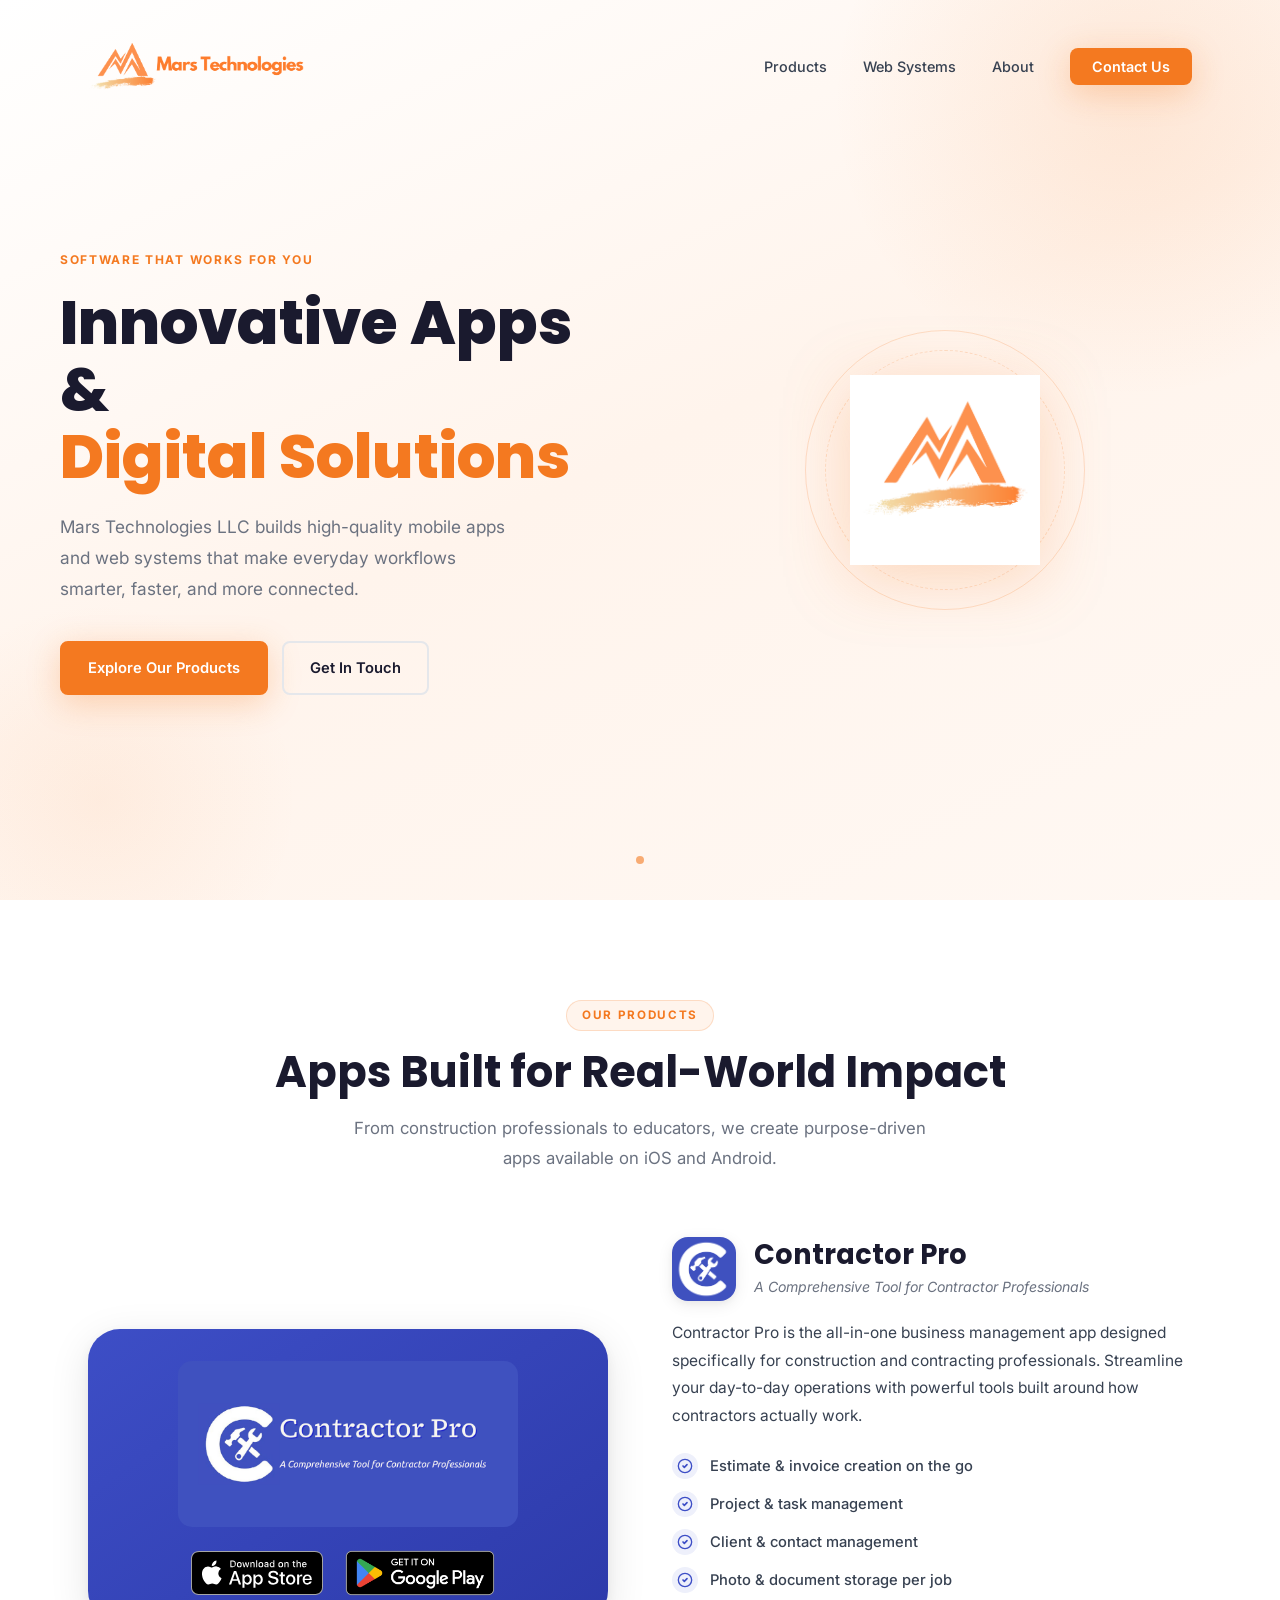
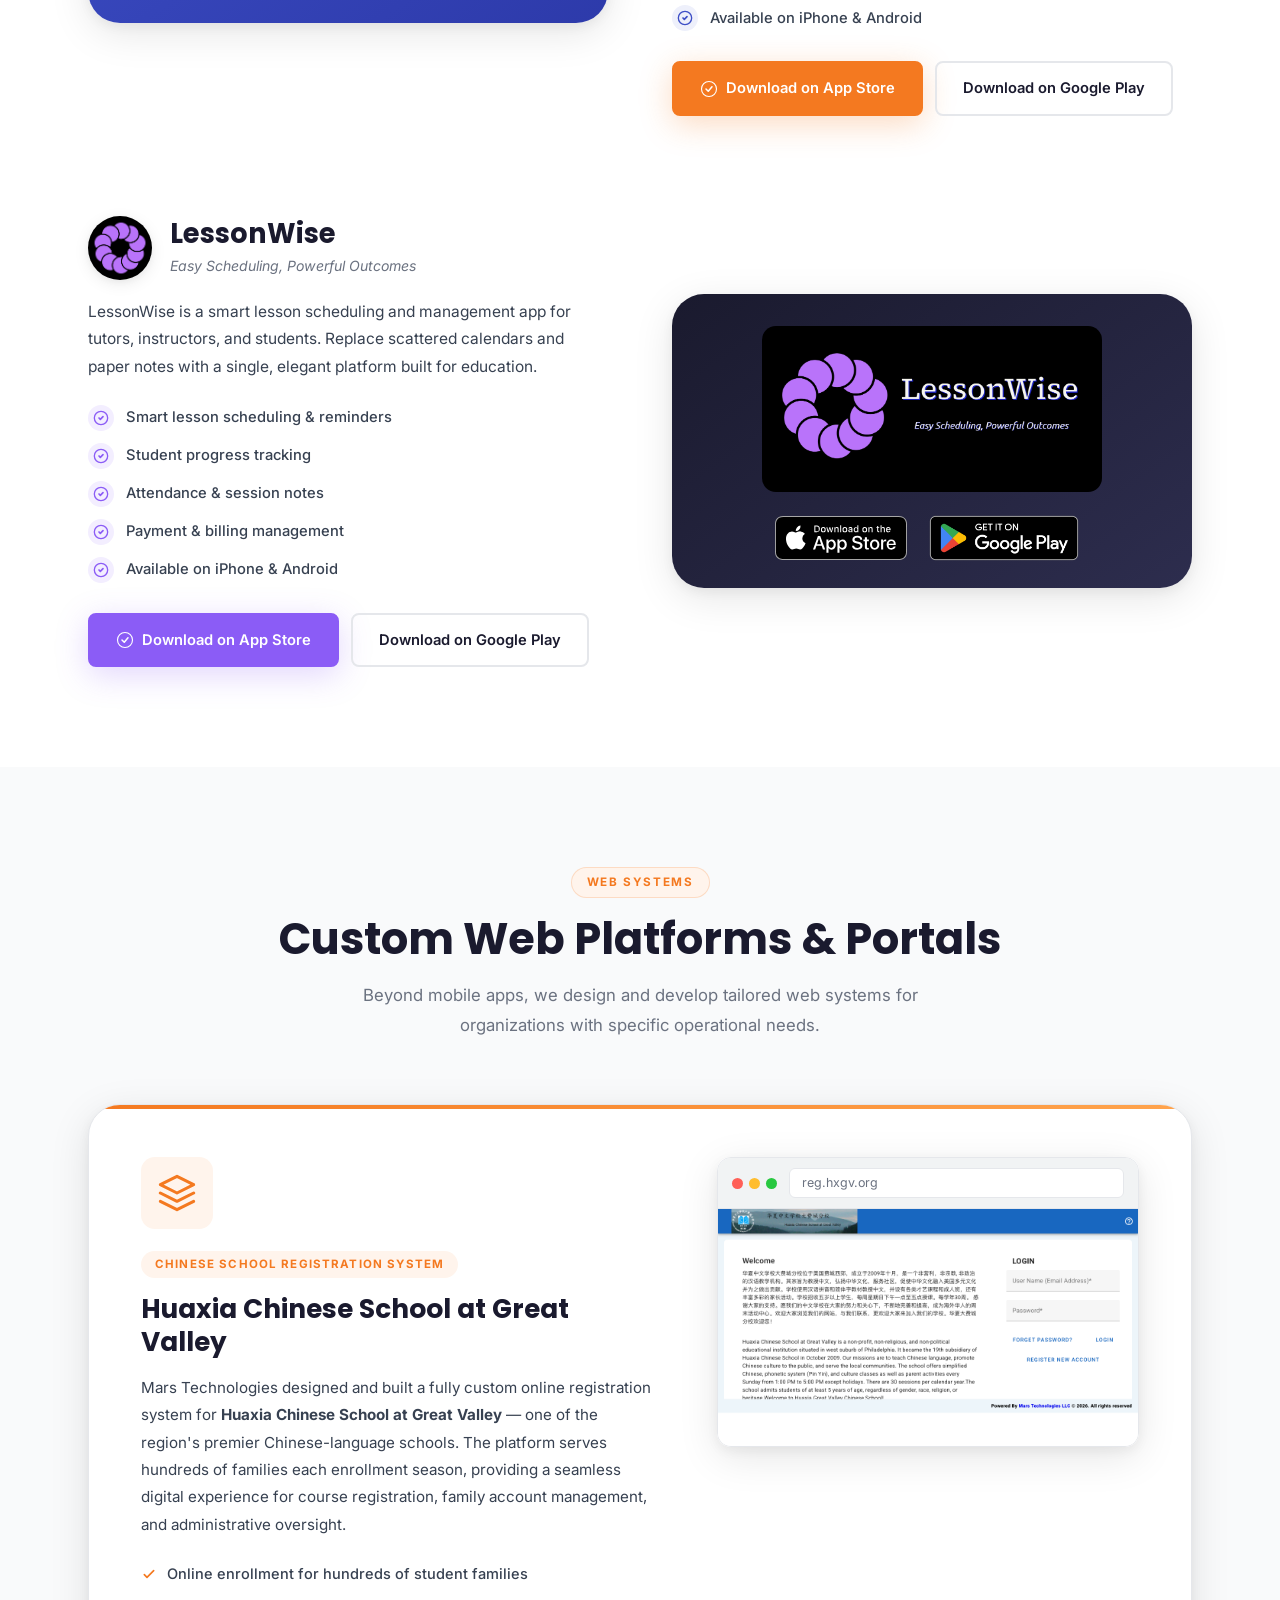
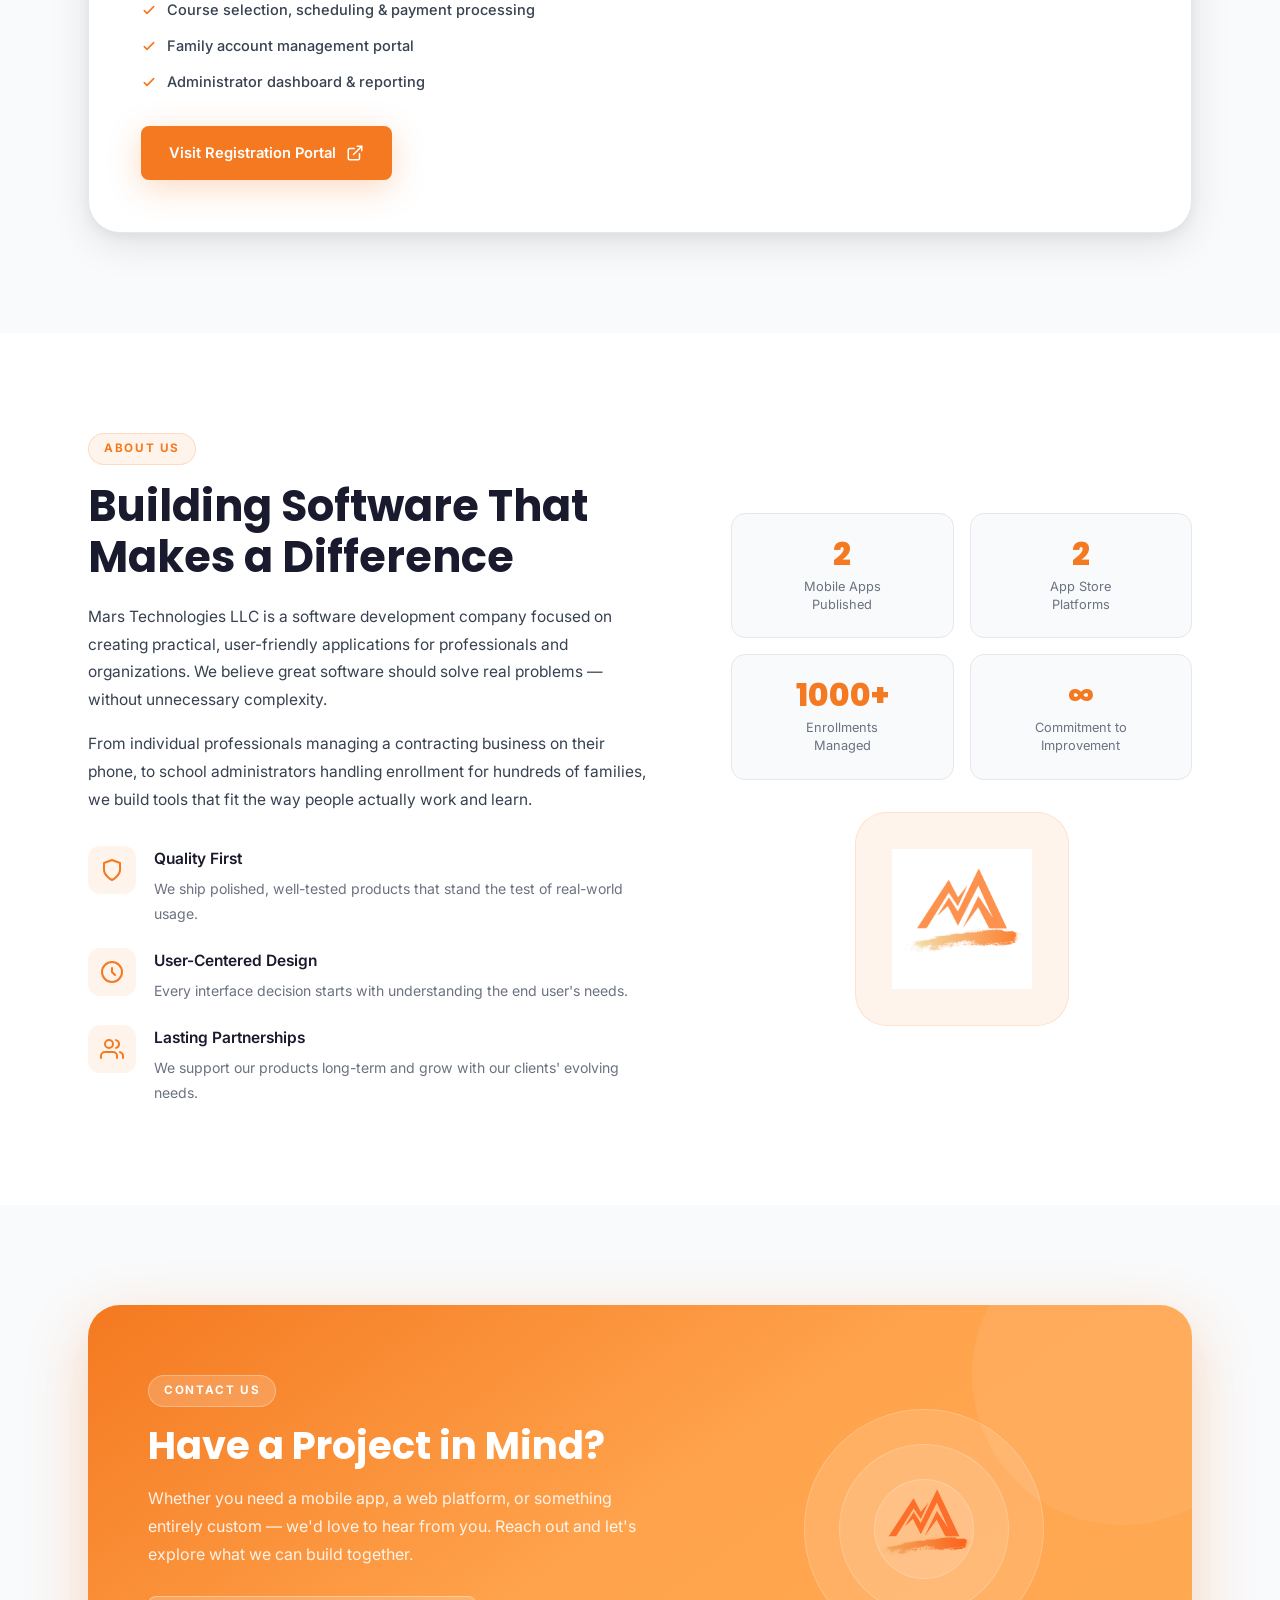
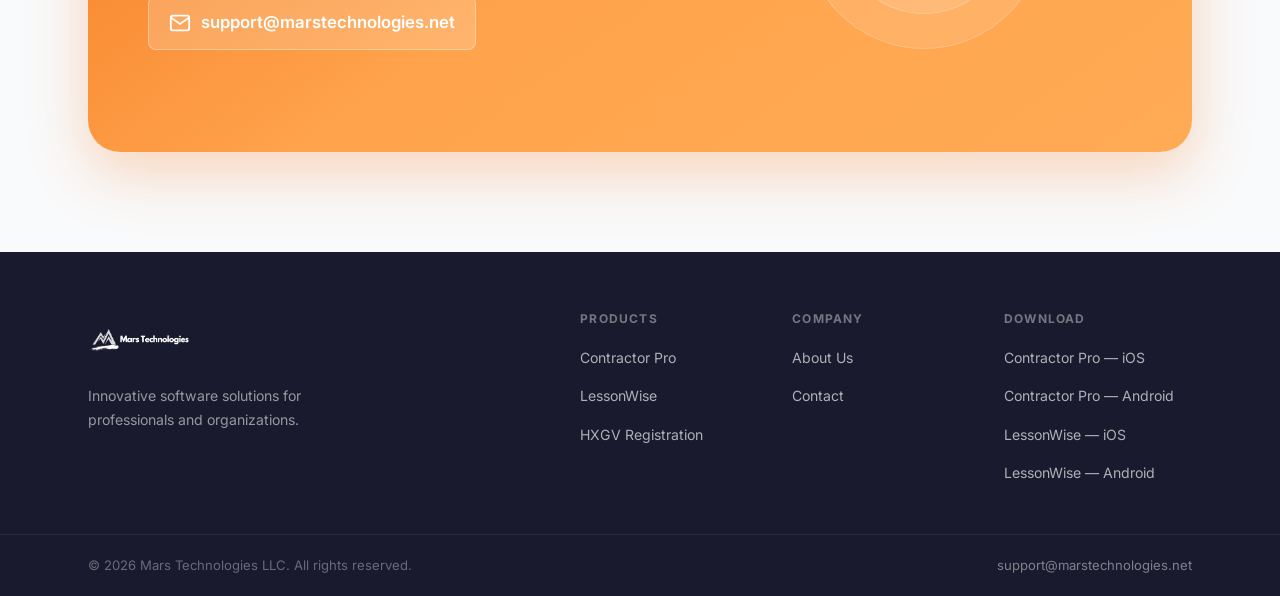
<file: mars-website/index.html>
<!DOCTYPE html>
<html lang="en">
<head>
  <meta charset="UTF-8" />
  <meta name="viewport" content="width=device-width, initial-scale=1.0" />
  <title>Mars Technologies LLC — Innovative Software Solutions</title>
  <meta name="description" content="Mars Technologies LLC builds high-quality mobile apps and web systems that make everyday workflows smarter and more efficient." />
  <meta property="og:title" content="Mars Technologies LLC" />
  <meta property="og:description" content="Innovative software solutions for professionals and educators." />
  <meta property="og:url" content="https://www.marstechnologies.net" />
  <link rel="icon" type="image/png" href="images/logo.png" />
  <link rel="preconnect" href="https://fonts.googleapis.com" />
  <link rel="preconnect" href="https://fonts.gstatic.com" crossorigin />
  <link href="https://fonts.googleapis.com/css2?family=Inter:wght@300;400;500;600;700;800&family=Poppins:wght@400;600;700;800&display=swap" rel="stylesheet" />
  <link rel="stylesheet" href="styles.css" />
</head>
<body>

  <!-- ===== NAV ===== -->
  <header class="header" id="header">
    <nav class="nav">
      <a href="#" class="nav__logo">
        <img src="images/logowithcompanyname.png" alt="Mars Technologies" class="nav__logo-img" />
      </a>
      <ul class="nav__links" id="navLinks">
        <li><a href="#products">Products</a></li>
        <li><a href="#web-systems">Web Systems</a></li>
        <li><a href="#about">About</a></li>
        <li><a href="#contact" class="nav__btn">Contact Us</a></li>
      </ul>
      <button class="nav__burger" id="burger" aria-label="Toggle menu" aria-expanded="false">
        <span></span><span></span><span></span>
      </button>
    </nav>
  </header>

  <!-- ===== HERO ===== -->
  <section class="hero" id="hero">
    <div class="hero__bg-shape hero__bg-shape--1"></div>
    <div class="hero__bg-shape hero__bg-shape--2"></div>
    <div class="hero__container">
      <div class="hero__text">
        <p class="hero__eyebrow">Software That Works For You</p>
        <h1 class="hero__heading">
          Innovative Apps &amp;<br/>
          <span class="hero__heading-accent">Digital Solutions</span>
        </h1>
        <p class="hero__sub">
          Mars Technologies LLC builds high-quality mobile apps and web systems
          that make everyday workflows smarter, faster, and more connected.
        </p>
        <div class="hero__actions">
          <a href="#products" class="btn btn--primary">Explore Our Products</a>
          <a href="#contact" class="btn btn--outline">Get In Touch</a>
        </div>
      </div>
      <div class="hero__visual">
        <div class="hero__logo-wrap">
          <img src="images/logo.png" alt="Mars Technologies Logo" class="hero__logo-img" />
          <div class="hero__logo-ring hero__logo-ring--1"></div>
          <div class="hero__logo-ring hero__logo-ring--2"></div>
        </div>
      </div>
    </div>
    <div class="hero__scroll-indicator">
      <div class="hero__scroll-dot"></div>
    </div>
  </section>

  <!-- ===== PRODUCTS ===== -->
  <section class="products" id="products">
    <div class="container">
      <div class="section-header">
        <span class="section-eyebrow">Our Products</span>
        <h2 class="section-title">Apps Built for Real-World Impact</h2>
        <p class="section-desc">From construction professionals to educators, we create purpose-driven apps available on iOS and Android.</p>
      </div>

      <!-- Contractor Pro -->
      <div class="product-block" id="contractor-pro">
        <div class="product-block__media">
          <div class="product-block__app-card product-block__app-card--blue">
            <img src="images/contractorproappdetail.png" alt="Contractor Pro App" class="product-block__detail-img" />
            <div class="product-block__store-badges">
              <a href="https://apps.apple.com/us/app/contractor-pro-app/id1626851345" target="_blank" rel="noopener" class="store-badge" aria-label="Download on the App Store">
                <img src="images/badge-appstore.svg" alt="Download on the App Store" />
              </a>
              <a href="https://play.google.com/store/apps/details?id=com.contractorpro.app&pcampaignid=web_share" target="_blank" rel="noopener" class="store-badge" aria-label="Get it on Google Play">
                <img src="images/badge-googleplay.png" alt="Get it on Google Play" />
              </a>
            </div>
          </div>
        </div>
        <div class="product-block__content">
          <div class="product-block__logo-row">
            <img src="images/contractorproapplogo.png" alt="Contractor Pro Logo" class="product-block__logo" />
            <div>
              <h3 class="product-block__name">Contractor Pro</h3>
              <p class="product-block__tagline">A Comprehensive Tool for Contractor Professionals</p>
            </div>
          </div>
          <p class="product-block__desc">
            Contractor Pro is the all-in-one business management app designed specifically for construction and contracting professionals. Streamline your day-to-day operations with powerful tools built around how contractors actually work.
          </p>
          <ul class="product-block__features">
            <li>
              <span class="feature-icon feature-icon--blue">
                <svg width="16" height="16" fill="none" viewBox="0 0 24 24"><path d="M9 12l2 2 4-4" stroke="currentColor" stroke-width="2.5" stroke-linecap="round" stroke-linejoin="round"/><circle cx="12" cy="12" r="10" stroke="currentColor" stroke-width="2"/></svg>
              </span>
              Estimate &amp; invoice creation on the go
            </li>
            <li>
              <span class="feature-icon feature-icon--blue">
                <svg width="16" height="16" fill="none" viewBox="0 0 24 24"><path d="M9 12l2 2 4-4" stroke="currentColor" stroke-width="2.5" stroke-linecap="round" stroke-linejoin="round"/><circle cx="12" cy="12" r="10" stroke="currentColor" stroke-width="2"/></svg>
              </span>
              Project &amp; task management
            </li>
            <li>
              <span class="feature-icon feature-icon--blue">
                <svg width="16" height="16" fill="none" viewBox="0 0 24 24"><path d="M9 12l2 2 4-4" stroke="currentColor" stroke-width="2.5" stroke-linecap="round" stroke-linejoin="round"/><circle cx="12" cy="12" r="10" stroke="currentColor" stroke-width="2"/></svg>
              </span>
              Client &amp; contact management
            </li>
            <li>
              <span class="feature-icon feature-icon--blue">
                <svg width="16" height="16" fill="none" viewBox="0 0 24 24"><path d="M9 12l2 2 4-4" stroke="currentColor" stroke-width="2.5" stroke-linecap="round" stroke-linejoin="round"/><circle cx="12" cy="12" r="10" stroke="currentColor" stroke-width="2"/></svg>
              </span>
              Photo &amp; document storage per job
            </li>
            <li>
              <span class="feature-icon feature-icon--blue">
                <svg width="16" height="16" fill="none" viewBox="0 0 24 24"><path d="M9 12l2 2 4-4" stroke="currentColor" stroke-width="2.5" stroke-linecap="round" stroke-linejoin="round"/><circle cx="12" cy="12" r="10" stroke="currentColor" stroke-width="2"/></svg>
              </span>
              Available on iPhone &amp; Android
            </li>
          </ul>
          <div class="product-block__cta">
            <a href="https://apps.apple.com/us/app/contractor-pro-app/id1626851345" target="_blank" rel="noopener" class="btn btn--primary">
              <svg width="18" height="18" fill="none" viewBox="0 0 24 24"><path d="M12 2a10 10 0 0 1 0 20A10 10 0 0 1 12 2z" stroke="currentColor" stroke-width="1.5"/><path d="M8 12l3 3 5-6" stroke="currentColor" stroke-width="2" stroke-linecap="round" stroke-linejoin="round"/></svg>
              Download on App Store
            </a>
            <a href="https://play.google.com/store/apps/details?id=com.contractorpro.app&pcampaignid=web_share" target="_blank" rel="noopener" class="btn btn--outline">
              Download on Google Play
            </a>
          </div>
        </div>
      </div>

      <!-- LessonWise -->
      <div class="product-block product-block--reverse" id="lessonwise">
        <div class="product-block__media">
          <div class="product-block__app-card product-block__app-card--purple">
            <img src="images/lessonwiseappdetail.png" alt="LessonWise App" class="product-block__detail-img" />
            <div class="product-block__store-badges">
              <a href="https://apps.apple.com/us/app/lessonwise/id6464081065" target="_blank" rel="noopener" class="store-badge" aria-label="Download on the App Store">
                <img src="images/badge-appstore.svg" alt="Download on the App Store" />
              </a>
              <a href="https://play.google.com/store/apps/details?id=com.lessonwise.api&pcampaignid=web_share" target="_blank" rel="noopener" class="store-badge" aria-label="Get it on Google Play">
                <img src="images/badge-googleplay.png" alt="Get it on Google Play" />
              </a>
            </div>
          </div>
        </div>
        <div class="product-block__content">
          <div class="product-block__logo-row">
            <img src="images/lessonwiseapplogo.png" alt="LessonWise Logo" class="product-block__logo product-block__logo--rounded" />
            <div>
              <h3 class="product-block__name">LessonWise</h3>
              <p class="product-block__tagline">Easy Scheduling, Powerful Outcomes</p>
            </div>
          </div>
          <p class="product-block__desc">
            LessonWise is a smart lesson scheduling and management app for tutors, instructors, and students. Replace scattered calendars and paper notes with a single, elegant platform built for education.
          </p>
          <ul class="product-block__features">
            <li>
              <span class="feature-icon feature-icon--purple">
                <svg width="16" height="16" fill="none" viewBox="0 0 24 24"><path d="M9 12l2 2 4-4" stroke="currentColor" stroke-width="2.5" stroke-linecap="round" stroke-linejoin="round"/><circle cx="12" cy="12" r="10" stroke="currentColor" stroke-width="2"/></svg>
              </span>
              Smart lesson scheduling &amp; reminders
            </li>
            <li>
              <span class="feature-icon feature-icon--purple">
                <svg width="16" height="16" fill="none" viewBox="0 0 24 24"><path d="M9 12l2 2 4-4" stroke="currentColor" stroke-width="2.5" stroke-linecap="round" stroke-linejoin="round"/><circle cx="12" cy="12" r="10" stroke="currentColor" stroke-width="2"/></svg>
              </span>
              Student progress tracking
            </li>
            <li>
              <span class="feature-icon feature-icon--purple">
                <svg width="16" height="16" fill="none" viewBox="0 0 24 24"><path d="M9 12l2 2 4-4" stroke="currentColor" stroke-width="2.5" stroke-linecap="round" stroke-linejoin="round"/><circle cx="12" cy="12" r="10" stroke="currentColor" stroke-width="2"/></svg>
              </span>
              Attendance &amp; session notes
            </li>
            <li>
              <span class="feature-icon feature-icon--purple">
                <svg width="16" height="16" fill="none" viewBox="0 0 24 24"><path d="M9 12l2 2 4-4" stroke="currentColor" stroke-width="2.5" stroke-linecap="round" stroke-linejoin="round"/><circle cx="12" cy="12" r="10" stroke="currentColor" stroke-width="2"/></svg>
              </span>
              Payment &amp; billing management
            </li>
            <li>
              <span class="feature-icon feature-icon--purple">
                <svg width="16" height="16" fill="none" viewBox="0 0 24 24"><path d="M9 12l2 2 4-4" stroke="currentColor" stroke-width="2.5" stroke-linecap="round" stroke-linejoin="round"/><circle cx="12" cy="12" r="10" stroke="currentColor" stroke-width="2"/></svg>
              </span>
              Available on iPhone &amp; Android
            </li>
          </ul>
          <div class="product-block__cta">
            <a href="https://apps.apple.com/us/app/lessonwise/id6464081065" target="_blank" rel="noopener" class="btn btn--purple">
              <svg width="18" height="18" fill="none" viewBox="0 0 24 24"><path d="M12 2a10 10 0 0 1 0 20A10 10 0 0 1 12 2z" stroke="currentColor" stroke-width="1.5"/><path d="M8 12l3 3 5-6" stroke="currentColor" stroke-width="2" stroke-linecap="round" stroke-linejoin="round"/></svg>
              Download on App Store
            </a>
            <a href="https://play.google.com/store/apps/details?id=com.lessonwise.api&pcampaignid=web_share" target="_blank" rel="noopener" class="btn btn--outline">
              Download on Google Play
            </a>
          </div>
        </div>
      </div>
    </div>
  </section>

  <!-- ===== WEB SYSTEMS ===== -->
  <section class="websystems" id="web-systems">
    <div class="container">
      <div class="section-header">
        <span class="section-eyebrow">Web Systems</span>
        <h2 class="section-title">Custom Web Platforms &amp; Portals</h2>
        <p class="section-desc">Beyond mobile apps, we design and develop tailored web systems for organizations with specific operational needs.</p>
      </div>
      <div class="websystems__card">
        <div class="websystems__card-content">
          <div class="websystems__card-icon">
            <svg width="40" height="40" fill="none" viewBox="0 0 24 24">
              <path d="M12 2L2 7l10 5 10-5-10-5z" stroke="currentColor" stroke-width="1.8" stroke-linecap="round" stroke-linejoin="round"/>
              <path d="M2 17l10 5 10-5" stroke="currentColor" stroke-width="1.8" stroke-linecap="round" stroke-linejoin="round"/>
              <path d="M2 12l10 5 10-5" stroke="currentColor" stroke-width="1.8" stroke-linecap="round" stroke-linejoin="round"/>
            </svg>
          </div>
          <div class="websystems__card-badge">Chinese School Registration System</div>
          <h3>Huaxia Chinese School at Great Valley</h3>
          <p>
            Mars Technologies designed and built a fully custom online registration system for
            <strong>Huaxia Chinese School at Great Valley</strong> — one of the region's premier Chinese-language schools.
            The platform serves hundreds of families each enrollment season, providing a seamless digital experience for
            course registration, family account management, and administrative oversight.
          </p>
          <ul class="websystems__features">
            <li>
              <svg width="16" height="16" fill="none" viewBox="0 0 24 24"><path d="M5 13l4 4L19 7" stroke="#f47920" stroke-width="2.5" stroke-linecap="round" stroke-linejoin="round"/></svg>
              Online enrollment for hundreds of student families
            </li>
            <li>
              <svg width="16" height="16" fill="none" viewBox="0 0 24 24"><path d="M5 13l4 4L19 7" stroke="#f47920" stroke-width="2.5" stroke-linecap="round" stroke-linejoin="round"/></svg>
              Course selection, scheduling &amp; payment processing
            </li>
            <li>
              <svg width="16" height="16" fill="none" viewBox="0 0 24 24"><path d="M5 13l4 4L19 7" stroke="#f47920" stroke-width="2.5" stroke-linecap="round" stroke-linejoin="round"/></svg>
              Family account management portal
            </li>
            <li>
              <svg width="16" height="16" fill="none" viewBox="0 0 24 24"><path d="M5 13l4 4L19 7" stroke="#f47920" stroke-width="2.5" stroke-linecap="round" stroke-linejoin="round"/></svg>
              Administrator dashboard &amp; reporting
            </li>
          </ul>
          <a href="https://reg.hxgv.org" target="_blank" rel="noopener" class="btn btn--primary websystems__cta">
            Visit Registration Portal
            <svg width="18" height="18" fill="none" viewBox="0 0 24 24"><path d="M18 13v6a2 2 0 0 1-2 2H5a2 2 0 0 1-2-2V8a2 2 0 0 1 2-2h6" stroke="currentColor" stroke-width="2" stroke-linecap="round"/><polyline points="15 3 21 3 21 9" stroke="currentColor" stroke-width="2" stroke-linecap="round" stroke-linejoin="round"/><line x1="10" y1="14" x2="21" y2="3" stroke="currentColor" stroke-width="2" stroke-linecap="round"/></svg>
          </a>
        </div>
        <div class="websystems__card-visual">
          <div class="websystems__browser">
            <div class="websystems__browser-bar">
              <div class="websystems__browser-dots">
                <span></span><span></span><span></span>
              </div>
              <div class="websystems__browser-url">reg.hxgv.org</div>
            </div>
            <div class="websystems__browser-body">
              <img src="images/hxgv-screenshot.png" alt="Huaxia Chinese School at Great Valley Registration Portal" class="websystems__screenshot" />
            </div>
          </div>
        </div>
      </div>
    </div>
  </section>

  <!-- ===== ABOUT ===== -->
  <section class="about" id="about">
    <div class="container about__container">
      <div class="about__content">
        <span class="section-eyebrow">About Us</span>
        <h2 class="section-title">Building Software That<br/>Makes a Difference</h2>
        <p>
          Mars Technologies LLC is a software development company focused on creating practical,
          user-friendly applications for professionals and organizations. We believe great software
          should solve real problems — without unnecessary complexity.
        </p>
        <p>
          From individual professionals managing a contracting business on their phone, to school
          administrators handling enrollment for hundreds of families, we build tools that fit the way
          people actually work and learn.
        </p>
        <div class="about__pillars">
          <div class="about__pillar">
            <div class="about__pillar-icon">
              <svg width="24" height="24" fill="none" viewBox="0 0 24 24"><path d="M12 22s8-4 8-10V5l-8-3-8 3v7c0 6 8 10 8 10z" stroke="#f47920" stroke-width="2" stroke-linecap="round" stroke-linejoin="round"/></svg>
            </div>
            <div>
              <strong>Quality First</strong>
              <p>We ship polished, well-tested products that stand the test of real-world usage.</p>
            </div>
          </div>
          <div class="about__pillar">
            <div class="about__pillar-icon">
              <svg width="24" height="24" fill="none" viewBox="0 0 24 24"><circle cx="12" cy="12" r="10" stroke="#f47920" stroke-width="2"/><path d="M12 8v4l3 3" stroke="#f47920" stroke-width="2" stroke-linecap="round"/></svg>
            </div>
            <div>
              <strong>User-Centered Design</strong>
              <p>Every interface decision starts with understanding the end user's needs.</p>
            </div>
          </div>
          <div class="about__pillar">
            <div class="about__pillar-icon">
              <svg width="24" height="24" fill="none" viewBox="0 0 24 24"><path d="M17 21v-2a4 4 0 0 0-4-4H5a4 4 0 0 0-4 4v2" stroke="#f47920" stroke-width="2" stroke-linecap="round"/><circle cx="9" cy="7" r="4" stroke="#f47920" stroke-width="2"/><path d="M23 21v-2a4 4 0 0 0-3-3.87" stroke="#f47920" stroke-width="2" stroke-linecap="round"/><path d="M16 3.13a4 4 0 0 1 0 7.75" stroke="#f47920" stroke-width="2" stroke-linecap="round"/></svg>
            </div>
            <div>
              <strong>Lasting Partnerships</strong>
              <p>We support our products long-term and grow with our clients' evolving needs.</p>
            </div>
          </div>
        </div>
      </div>
      <div class="about__stats-wrap">
        <div class="about__stats">
          <div class="about__stat">
            <span class="about__stat-num">2</span>
            <p>Mobile Apps<br/>Published</p>
          </div>
          <div class="about__stat">
            <span class="about__stat-num">2</span>
            <p>App Store<br/>Platforms</p>
          </div>
          <div class="about__stat">
            <span class="about__stat-num">1000+</span>
            <p>Enrollments<br/>Managed</p>
          </div>
          <div class="about__stat">
            <span class="about__stat-num">∞</span>
            <p>Commitment to<br/>Improvement</p>
          </div>
        </div>
        <div class="about__img-wrap">
          <img src="images/logo.png" alt="Mars Technologies" class="about__logo-large" />
        </div>
      </div>
    </div>
  </section>

  <!-- ===== CONTACT ===== -->
  <section class="contact" id="contact">
    <div class="container">
      <div class="contact__card">
        <div class="contact__info">
          <span class="section-eyebrow section-eyebrow--light">Contact Us</span>
          <h2 class="contact__title">Have a Project in Mind?</h2>
          <p>Whether you need a mobile app, a web platform, or something entirely custom — we'd love to hear from you. Reach out and let's explore what we can build together.</p>
          <a href="mailto:support@marstechnologies.net" class="contact__email">
            <svg width="22" height="22" fill="none" viewBox="0 0 24 24"><path d="M4 4h16c1.1 0 2 .9 2 2v12c0 1.1-.9 2-2 2H4c-1.1 0-2-.9-2-2V6c0-1.1.9-2 2-2z" stroke="currentColor" stroke-width="2"/><polyline points="22,6 12,13 2,6" stroke="currentColor" stroke-width="2"/></svg>
            support@marstechnologies.net
          </a>
        </div>
        <div class="contact__decoration">
          <div class="contact__deco-circle contact__deco-circle--1"></div>
          <div class="contact__deco-circle contact__deco-circle--2"></div>
          <div class="contact__deco-circle contact__deco-circle--3"></div>
          <img src="images/logo.png" alt="" class="contact__deco-logo" aria-hidden="true" />
        </div>
      </div>
    </div>
  </section>

  <!-- ===== FOOTER ===== -->
  <footer class="footer">
    <div class="container footer__container">
      <div class="footer__brand">
        <img src="images/logowithcompanyname.png" alt="Mars Technologies" class="footer__logo" />
        <p>Innovative software solutions for professionals and organizations.</p>
      </div>
      <div class="footer__links">
        <div class="footer__col">
          <h4>Products</h4>
          <ul>
            <li><a href="#contractor-pro">Contractor Pro</a></li>
            <li><a href="#lessonwise">LessonWise</a></li>
            <li><a href="https://reg.hxgv.org" target="_blank" rel="noopener">HXGV Registration</a></li>
          </ul>
        </div>
        <div class="footer__col">
          <h4>Company</h4>
          <ul>
            <li><a href="#about">About Us</a></li>
            <li><a href="#contact">Contact</a></li>
          </ul>
        </div>
        <div class="footer__col">
          <h4>Download</h4>
          <ul>
            <li><a href="https://apps.apple.com/us/app/contractor-pro-app/id1626851345" target="_blank" rel="noopener">Contractor Pro — iOS</a></li>
            <li><a href="https://play.google.com/store/apps/details?id=com.contractorpro.app&pcampaignid=web_share" target="_blank" rel="noopener">Contractor Pro — Android</a></li>
            <li><a href="https://apps.apple.com/us/app/lessonwise/id6464081065" target="_blank" rel="noopener">LessonWise — iOS</a></li>
            <li><a href="https://play.google.com/store/apps/details?id=com.lessonwise.api&pcampaignid=web_share" target="_blank" rel="noopener">LessonWise — Android</a></li>
          </ul>
        </div>
      </div>
    </div>
    <div class="footer__bottom">
      <div class="container footer__bottom-inner">
        <p>&copy; <span id="year"></span> Mars Technologies LLC. All rights reserved.</p>
        <a href="mailto:support@marstechnologies.net" class="footer__email">support@marstechnologies.net</a>
      </div>
    </div>
  </footer>

  <script src="script.js"></script>
</body>
</html>
</file>
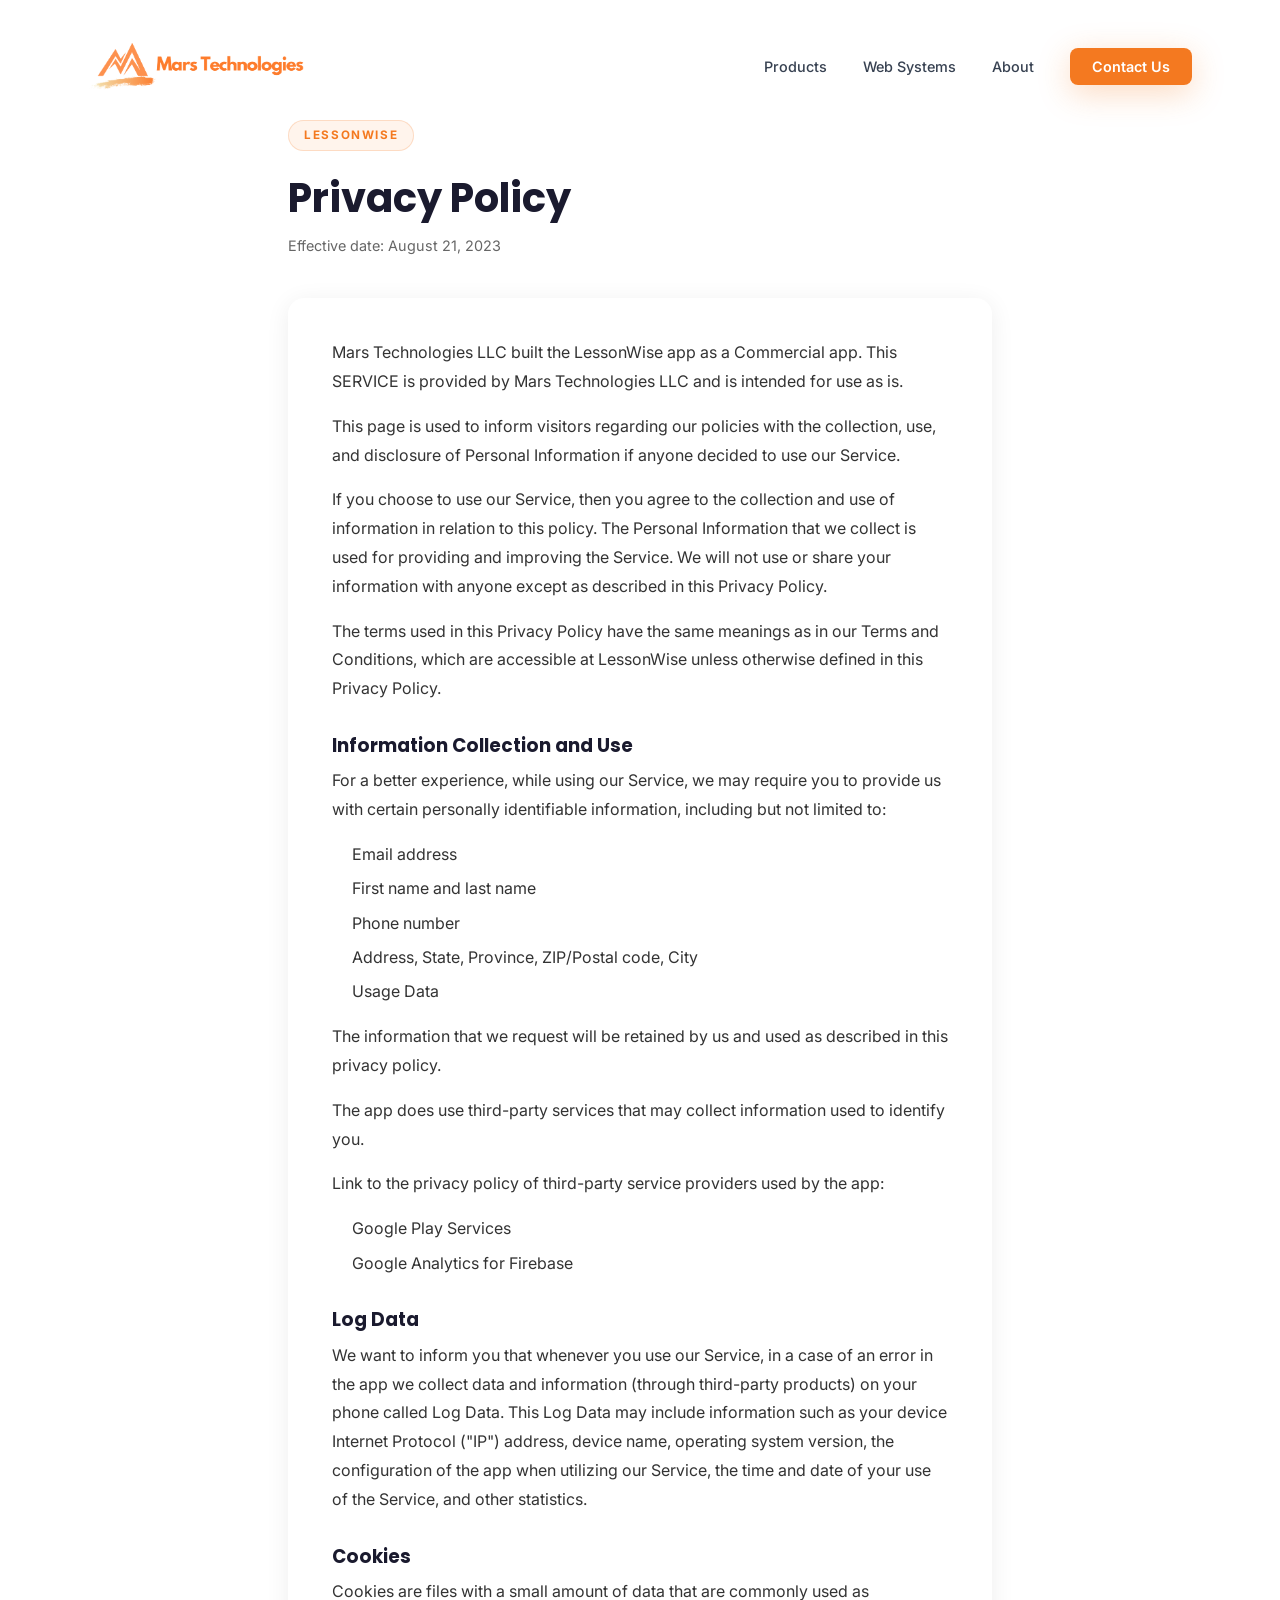
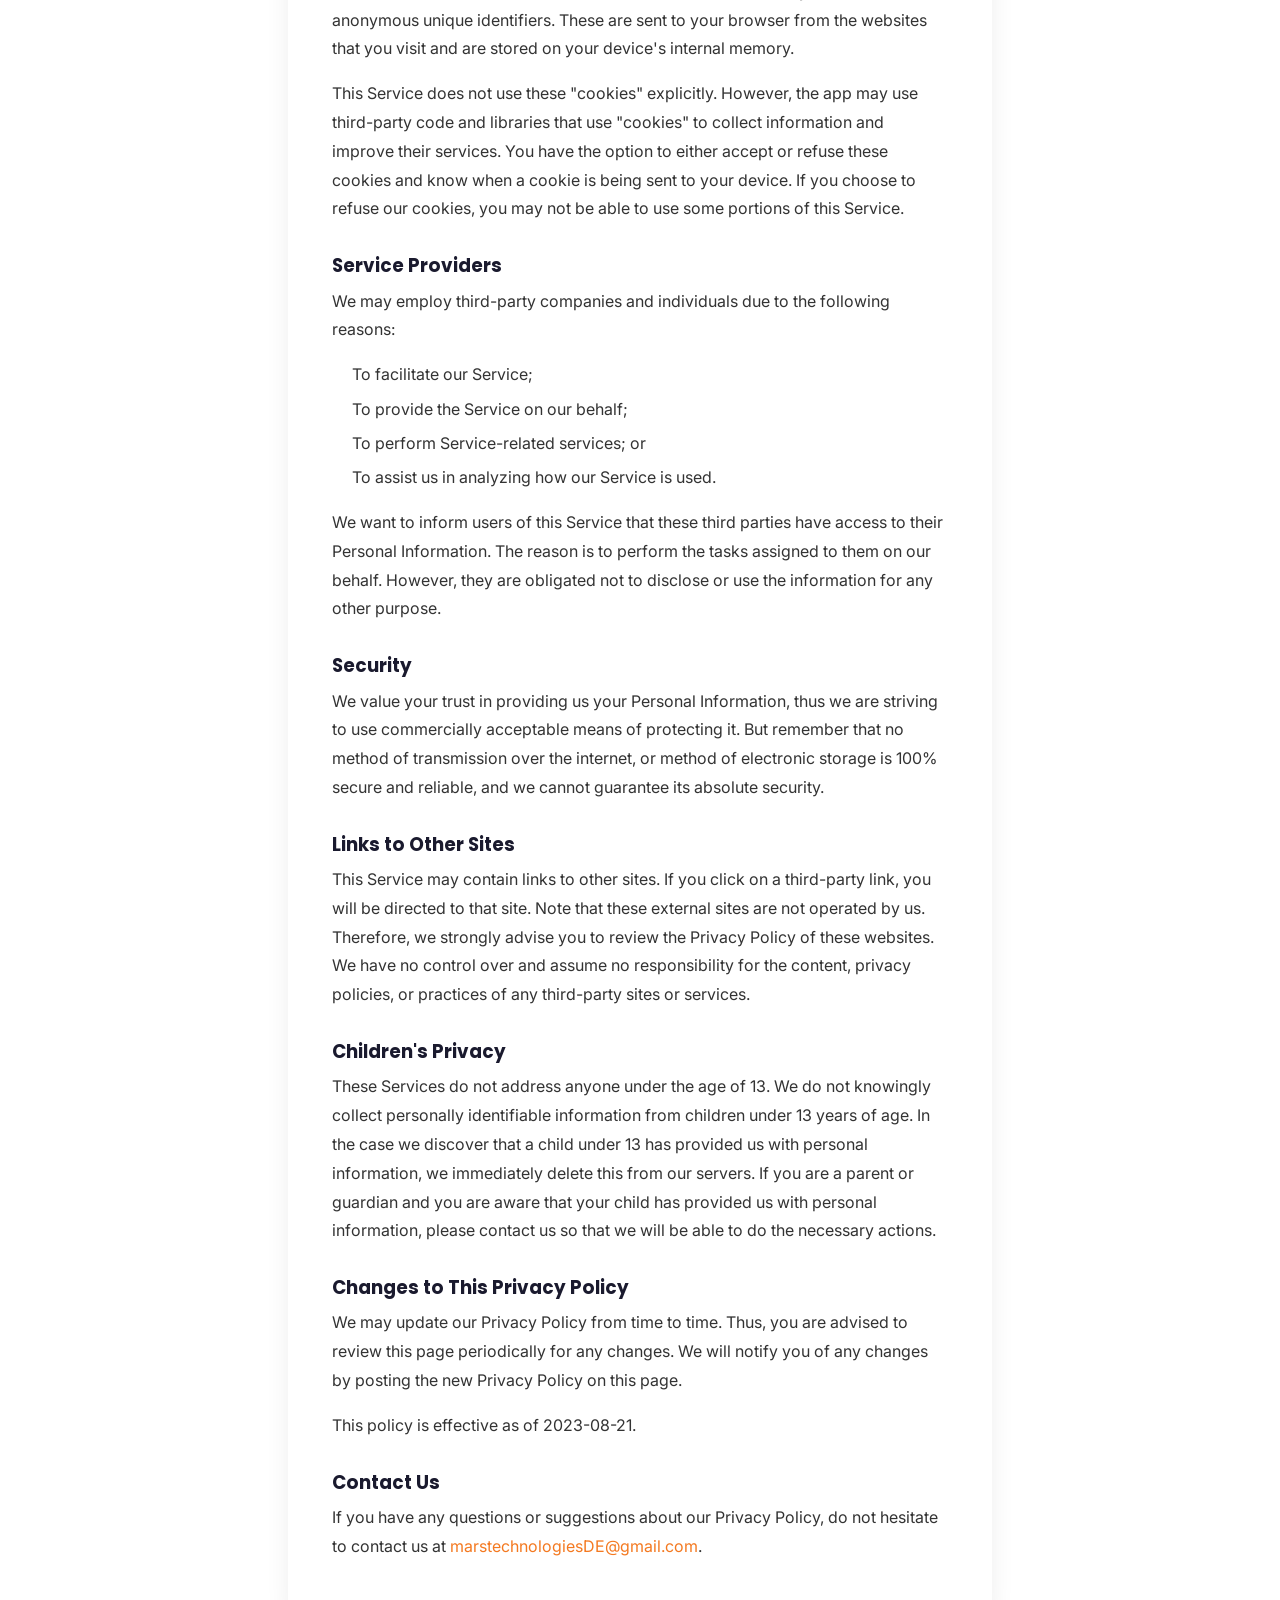
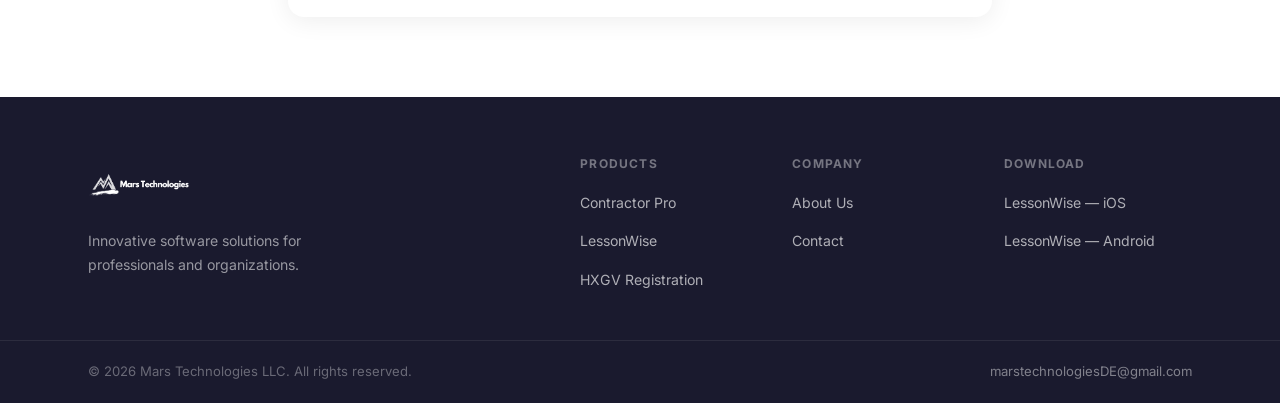
<file: mars-website/lessonwise-privacypolicy/index.html>
<!DOCTYPE html>
<html lang="en">
<head>
  <meta charset="UTF-8" />
  <meta name="viewport" content="width=device-width, initial-scale=1.0" />
  <title>LessonWise Privacy Policy — Mars Technologies LLC</title>
  <meta name="description" content="Privacy Policy for the LessonWise app by Mars Technologies LLC." />
  <link rel="icon" type="image/png" href="../images/logo.png" />
  <link rel="preconnect" href="https://fonts.googleapis.com" />
  <link rel="preconnect" href="https://fonts.gstatic.com" crossorigin />
  <link href="https://fonts.googleapis.com/css2?family=Inter:wght@300;400;500;600;700;800&family=Poppins:wght@400;600;700;800&display=swap" rel="stylesheet" />
  <link rel="stylesheet" href="../styles.css" />
  <style>
    .policy-page {
      min-height: 100vh;
      padding: 120px 0 80px;
      background: var(--bg, #f8f9fb);
    }
    .policy-page .container {
      max-width: 760px;
    }
    .policy-header {
      margin-bottom: 2.5rem;
    }
    .policy-header h1 {
      font-family: 'Poppins', sans-serif;
      font-size: clamp(1.75rem, 4vw, 2.5rem);
      font-weight: 700;
      color: #1a1a2e;
      margin: 0.5rem 0 0.75rem;
    }
    .policy-header .policy-meta {
      color: #666;
      font-size: 0.9rem;
    }
    .policy-body {
      background: #fff;
      border-radius: 16px;
      padding: 2.5rem 2.75rem;
      box-shadow: 0 4px 24px rgba(0,0,0,0.07);
      line-height: 1.8;
      color: #333;
    }
    .policy-body h2 {
      font-family: 'Poppins', sans-serif;
      font-size: 1.15rem;
      font-weight: 700;
      color: #1a1a2e;
      margin: 2rem 0 0.6rem;
    }
    .policy-body h2:first-child {
      margin-top: 0;
    }
    .policy-body p {
      margin: 0 0 1rem;
    }
    .policy-body ul {
      margin: 0 0 1rem 1.25rem;
      padding: 0;
    }
    .policy-body ul li {
      margin-bottom: 0.35rem;
    }
    .policy-body a {
      color: #f47920;
      text-decoration: none;
    }
    .policy-body a:hover {
      text-decoration: underline;
    }
    @media (max-width: 600px) {
      .policy-body {
        padding: 1.5rem 1.25rem;
      }
    }
  </style>
</head>
<body>

  <!-- ===== NAV ===== -->
  <header class="header" id="header">
    <nav class="nav">
      <a href="/" class="nav__logo">
        <img src="../images/logowithcompanyname.png" alt="Mars Technologies" class="nav__logo-img" />
      </a>
      <ul class="nav__links" id="navLinks">
        <li><a href="/#products">Products</a></li>
        <li><a href="/#web-systems">Web Systems</a></li>
        <li><a href="/#about">About</a></li>
        <li><a href="/#contact" class="nav__btn">Contact Us</a></li>
      </ul>
      <button class="nav__burger" id="burger" aria-label="Toggle menu" aria-expanded="false">
        <span></span><span></span><span></span>
      </button>
    </nav>
  </header>

  <!-- ===== PRIVACY POLICY ===== -->
  <main class="policy-page">
    <div class="container">
      <div class="policy-header">
        <span class="section-eyebrow">LessonWise</span>
        <h1>Privacy Policy</h1>
        <p class="policy-meta">Effective date: August 21, 2023</p>
      </div>

      <div class="policy-body">
        <p>
          Mars Technologies LLC built the LessonWise app as a Commercial app. This SERVICE is provided by
          Mars Technologies LLC and is intended for use as is.
        </p>
        <p>
          This page is used to inform visitors regarding our policies with the collection, use, and disclosure
          of Personal Information if anyone decided to use our Service.
        </p>
        <p>
          If you choose to use our Service, then you agree to the collection and use of information in relation
          to this policy. The Personal Information that we collect is used for providing and improving the Service.
          We will not use or share your information with anyone except as described in this Privacy Policy.
        </p>
        <p>
          The terms used in this Privacy Policy have the same meanings as in our Terms and Conditions, which are
          accessible at LessonWise unless otherwise defined in this Privacy Policy.
        </p>

        <h2>Information Collection and Use</h2>
        <p>
          For a better experience, while using our Service, we may require you to provide us with certain
          personally identifiable information, including but not limited to:
        </p>
        <ul>
          <li>Email address</li>
          <li>First name and last name</li>
          <li>Phone number</li>
          <li>Address, State, Province, ZIP/Postal code, City</li>
          <li>Usage Data</li>
        </ul>
        <p>
          The information that we request will be retained by us and used as described in this privacy policy.
        </p>
        <p>
          The app does use third-party services that may collect information used to identify you.
        </p>
        <p>Link to the privacy policy of third-party service providers used by the app:</p>
        <ul>
          <li>Google Play Services</li>
          <li>Google Analytics for Firebase</li>
        </ul>

        <h2>Log Data</h2>
        <p>
          We want to inform you that whenever you use our Service, in a case of an error in the app we collect
          data and information (through third-party products) on your phone called Log Data. This Log Data may
          include information such as your device Internet Protocol ("IP") address, device name, operating system
          version, the configuration of the app when utilizing our Service, the time and date of your use of the
          Service, and other statistics.
        </p>

        <h2>Cookies</h2>
        <p>
          Cookies are files with a small amount of data that are commonly used as anonymous unique identifiers.
          These are sent to your browser from the websites that you visit and are stored on your device's internal
          memory.
        </p>
        <p>
          This Service does not use these "cookies" explicitly. However, the app may use third-party code and
          libraries that use "cookies" to collect information and improve their services. You have the option to
          either accept or refuse these cookies and know when a cookie is being sent to your device. If you choose
          to refuse our cookies, you may not be able to use some portions of this Service.
        </p>

        <h2>Service Providers</h2>
        <p>We may employ third-party companies and individuals due to the following reasons:</p>
        <ul>
          <li>To facilitate our Service;</li>
          <li>To provide the Service on our behalf;</li>
          <li>To perform Service-related services; or</li>
          <li>To assist us in analyzing how our Service is used.</li>
        </ul>
        <p>
          We want to inform users of this Service that these third parties have access to their Personal
          Information. The reason is to perform the tasks assigned to them on our behalf. However, they are
          obligated not to disclose or use the information for any other purpose.
        </p>

        <h2>Security</h2>
        <p>
          We value your trust in providing us your Personal Information, thus we are striving to use commercially
          acceptable means of protecting it. But remember that no method of transmission over the internet, or
          method of electronic storage is 100% secure and reliable, and we cannot guarantee its absolute security.
        </p>

        <h2>Links to Other Sites</h2>
        <p>
          This Service may contain links to other sites. If you click on a third-party link, you will be directed
          to that site. Note that these external sites are not operated by us. Therefore, we strongly advise you
          to review the Privacy Policy of these websites. We have no control over and assume no responsibility for
          the content, privacy policies, or practices of any third-party sites or services.
        </p>

        <h2>Children's Privacy</h2>
        <p>
          These Services do not address anyone under the age of 13. We do not knowingly collect personally
          identifiable information from children under 13 years of age. In the case we discover that a child
          under 13 has provided us with personal information, we immediately delete this from our servers. If
          you are a parent or guardian and you are aware that your child has provided us with personal
          information, please contact us so that we will be able to do the necessary actions.
        </p>

        <h2>Changes to This Privacy Policy</h2>
        <p>
          We may update our Privacy Policy from time to time. Thus, you are advised to review this page
          periodically for any changes. We will notify you of any changes by posting the new Privacy Policy
          on this page.
        </p>
        <p>This policy is effective as of 2023-08-21.</p>

        <h2>Contact Us</h2>
        <p>
          If you have any questions or suggestions about our Privacy Policy, do not hesitate to contact us at
          <a href="mailto:marstechnologiesDE@gmail.com">marstechnologiesDE@gmail.com</a>.
        </p>
      </div>
    </div>
  </main>

  <!-- ===== FOOTER ===== -->
  <footer class="footer">
    <div class="container footer__container">
      <div class="footer__brand">
        <img src="../images/logowithcompanyname.png" alt="Mars Technologies" class="footer__logo" />
        <p>Innovative software solutions for professionals and organizations.</p>
      </div>
      <div class="footer__links">
        <div class="footer__col">
          <h4>Products</h4>
          <ul>
            <li><a href="/#contractor-pro">Contractor Pro</a></li>
            <li><a href="/#lessonwise">LessonWise</a></li>
            <li><a href="https://reg.hxgv.org" target="_blank" rel="noopener">HXGV Registration</a></li>
          </ul>
        </div>
        <div class="footer__col">
          <h4>Company</h4>
          <ul>
            <li><a href="/#about">About Us</a></li>
            <li><a href="/#contact">Contact</a></li>
          </ul>
        </div>
        <div class="footer__col">
          <h4>Download</h4>
          <ul>
            <li><a href="https://apps.apple.com/us/app/lessonwise/id6464081065" target="_blank" rel="noopener">LessonWise — iOS</a></li>
            <li><a href="https://play.google.com/store/apps/details?id=com.lessonwise.api&pcampaignid=web_share" target="_blank" rel="noopener">LessonWise — Android</a></li>
          </ul>
        </div>
      </div>
    </div>
    <div class="footer__bottom">
      <div class="container footer__bottom-inner">
        <p>&copy; <span id="year"></span> Mars Technologies LLC. All rights reserved.</p>
        <a href="mailto:marstechnologiesDE@gmail.com" class="footer__email">marstechnologiesDE@gmail.com</a>
      </div>
    </div>
  </footer>

  <script>
    document.getElementById('year').textContent = new Date().getFullYear();

    // Mobile nav toggle
    const burger = document.getElementById('burger');
    const navLinks = document.getElementById('navLinks');
    if (burger && navLinks) {
      burger.addEventListener('click', () => {
        const expanded = burger.getAttribute('aria-expanded') === 'true';
        burger.setAttribute('aria-expanded', String(!expanded));
        navLinks.classList.toggle('nav__links--open');
      });
    }

    // Sticky header
    const header = document.getElementById('header');
    window.addEventListener('scroll', () => {
      header.classList.toggle('header--scrolled', window.scrollY > 20);
    });
  </script>
</body>
</html>
</file>
<file: mars-website/styles.css>
/* ===========================
   RESET & BASE
=========================== */
*, *::before, *::after { box-sizing: border-box; margin: 0; padding: 0; }

:root {
  --orange:        #f47920;
  --orange-dark:   #d96310;
  --orange-light:  #ffa44d;
  --orange-pale:   #fff4ec;
  --orange-glow:   rgba(244, 121, 32, 0.15);

  --blue:          #3d4ec6;
  --blue-dark:     #2d3aaa;
  --blue-light:    #5a6de0;
  --blue-pale:     #eef0fb;

  --purple:        #8b5cf6;
  --purple-dark:   #7c3aed;
  --purple-pale:   #f3eeff;

  --text:          #1a1a2e;
  --text-2:        #374151;
  --text-muted:    #6b7280;
  --text-light:    #9ca3af;

  --bg:            #ffffff;
  --bg-2:          #f9fafb;
  --bg-3:          #f3f4f6;
  --border:        #e5e7eb;

  --radius-sm:     8px;
  --radius:        14px;
  --radius-lg:     22px;
  --radius-xl:     32px;

  --shadow-sm:     0 1px 3px rgba(0,0,0,0.08), 0 1px 2px rgba(0,0,0,0.04);
  --shadow:        0 4px 16px rgba(0,0,0,0.08), 0 2px 6px rgba(0,0,0,0.04);
  --shadow-lg:     0 10px 40px rgba(0,0,0,0.1), 0 4px 12px rgba(0,0,0,0.05);
  --shadow-orange: 0 8px 32px rgba(244,121,32,0.28);
  --shadow-blue:   0 8px 32px rgba(61,78,198,0.25);
  --shadow-purple: 0 8px 32px rgba(139,92,246,0.25);

  --transition:    0.25s cubic-bezier(0.4, 0, 0.2, 1);
}

html { scroll-behavior: smooth; font-size: 16px; }

body {
  font-family: 'Inter', sans-serif;
  background: var(--bg);
  color: var(--text);
  line-height: 1.65;
  overflow-x: hidden;
  -webkit-font-smoothing: antialiased;
}

h1, h2, h3, h4 {
  font-family: 'Poppins', sans-serif;
  line-height: 1.18;
  color: var(--text);
}

a { text-decoration: none; color: inherit; }
img { display: block; max-width: 100%; }
ul { list-style: none; }
.sr-only { position: absolute; width: 1px; height: 1px; overflow: hidden; clip: rect(0,0,0,0); }

.container {
  max-width: 1160px;
  margin: 0 auto;
  padding: 0 28px;
}

/* ===========================
   SECTION COMMON
=========================== */
.section-header { text-align: center; margin-bottom: 64px; }
.section-eyebrow {
  display: inline-block;
  font-size: 0.73rem;
  font-weight: 700;
  letter-spacing: 0.14em;
  text-transform: uppercase;
  color: var(--orange);
  background: var(--orange-pale);
  border: 1px solid rgba(244,121,32,0.2);
  border-radius: 100px;
  padding: 5px 15px;
  margin-bottom: 16px;
}
.section-eyebrow--light {
  background: rgba(255,255,255,0.18);
  border-color: rgba(255,255,255,0.3);
  color: #fff;
}
.section-title {
  font-size: clamp(1.9rem, 3.5vw, 2.7rem);
  font-weight: 700;
  margin-bottom: 16px;
}
.section-desc {
  font-size: 1.05rem;
  color: var(--text-muted);
  max-width: 580px;
  margin: 0 auto;
  line-height: 1.75;
}

/* ===========================
   BUTTONS
=========================== */
.btn {
  display: inline-flex;
  align-items: center;
  gap: 8px;
  padding: 13px 26px;
  border-radius: var(--radius-sm);
  font-size: 0.92rem;
  font-weight: 600;
  font-family: 'Inter', sans-serif;
  cursor: pointer;
  border: 2px solid transparent;
  transition: all var(--transition);
  white-space: nowrap;
  text-align: center;
}
.btn--primary {
  background: var(--orange);
  color: #fff;
  border-color: var(--orange);
  box-shadow: var(--shadow-orange);
}
.btn--primary:hover {
  background: var(--orange-dark);
  border-color: var(--orange-dark);
  transform: translateY(-2px);
  box-shadow: 0 12px 36px rgba(244,121,32,0.38);
}
.btn--outline {
  background: transparent;
  color: var(--text);
  border-color: var(--border);
}
.btn--outline:hover {
  border-color: var(--orange);
  color: var(--orange);
  transform: translateY(-2px);
}
.btn--purple {
  background: var(--purple);
  color: #fff;
  border-color: var(--purple);
  box-shadow: var(--shadow-purple);
}
.btn--purple:hover {
  background: var(--purple-dark);
  border-color: var(--purple-dark);
  transform: translateY(-2px);
  box-shadow: 0 12px 36px rgba(139,92,246,0.38);
}

/* ===========================
   HEADER / NAV
=========================== */
.header {
  position: fixed;
  top: 0; left: 0; right: 0;
  z-index: 100;
  background: rgba(255,255,255,0);
  transition: background 0.3s, box-shadow 0.3s, padding 0.3s;
  padding: 6px 0;
}
.header.scrolled {
  background: rgba(255,255,255,0.96);
  backdrop-filter: blur(16px);
  -webkit-backdrop-filter: blur(16px);
  box-shadow: 0 1px 0 var(--border), var(--shadow-sm);
}
.nav {
  max-width: 1160px;
  margin: 0 auto;
  padding: 0 28px;
  display: flex;
  align-items: center;
  justify-content: space-between;
}
.nav__logo-img {
  height: 120px;
  width: auto;
  max-width: 380px;
  object-fit: contain;
}
.nav__links {
  display: flex;
  align-items: center;
  gap: 36px;
}
.nav__links a {
  font-size: 0.9rem;
  font-weight: 500;
  color: var(--text-2);
  transition: color var(--transition);
}
.nav__links a:hover { color: var(--orange); }
.nav__btn {
  background: var(--orange) !important;
  color: #fff !important;
  padding: 10px 22px;
  border-radius: var(--radius-sm);
  box-shadow: var(--shadow-orange);
  font-weight: 600 !important;
}
.nav__btn:hover {
  background: var(--orange-dark) !important;
  color: #fff !important;
  transform: translateY(-1px);
}
.nav__burger {
  display: none;
  flex-direction: column;
  gap: 5px;
  background: none;
  border: none;
  cursor: pointer;
  padding: 6px;
  border-radius: 8px;
}
.nav__burger span {
  display: block;
  width: 24px; height: 2px;
  background: var(--text);
  border-radius: 2px;
  transition: var(--transition);
}

/* ===========================
   HERO
=========================== */
.hero {
  position: relative;
  min-height: 100vh;
  display: flex;
  flex-direction: column;
  justify-content: center;
  overflow: hidden;
  background: linear-gradient(155deg, #fff 0%, var(--orange-pale) 50%, #fff8f3 100%);
  padding: 120px 28px 80px;
}
.hero__bg-shape {
  position: absolute;
  border-radius: 50%;
  pointer-events: none;
}
.hero__bg-shape--1 {
  width: 600px; height: 600px;
  top: -200px; right: -150px;
  background: radial-gradient(circle, rgba(244,121,32,0.12) 0%, transparent 70%);
}
.hero__bg-shape--2 {
  width: 400px; height: 400px;
  bottom: -100px; left: -100px;
  background: radial-gradient(circle, rgba(244,121,32,0.07) 0%, transparent 70%);
}
.hero__container {
  position: relative;
  z-index: 2;
  max-width: 1160px;
  margin: 0 auto;
  width: 100%;
  display: grid;
  grid-template-columns: 1fr 1fr;
  gap: 60px;
  align-items: center;
}
.hero__eyebrow {
  display: inline-block;
  font-size: 0.75rem;
  font-weight: 700;
  letter-spacing: 0.14em;
  text-transform: uppercase;
  color: var(--orange);
  margin-bottom: 20px;
}
.hero__heading {
  font-size: clamp(2.6rem, 5vw, 3.8rem);
  font-weight: 800;
  line-height: 1.1;
  margin-bottom: 22px;
  color: var(--text);
}
.hero__heading-accent {
  color: var(--orange);
}
.hero__sub {
  font-size: 1.08rem;
  color: var(--text-muted);
  line-height: 1.78;
  margin-bottom: 36px;
  max-width: 460px;
}
.hero__actions {
  display: flex;
  gap: 14px;
  flex-wrap: wrap;
}
.hero__visual {
  display: flex;
  justify-content: center;
  align-items: center;
}
.hero__logo-wrap {
  position: relative;
  width: 280px; height: 280px;
  display: flex;
  align-items: center;
  justify-content: center;
}
.hero__logo-img {
  width: 190px;
  height: 190px;
  object-fit: contain;
  position: relative;
  z-index: 2;
  animation: floatLogo 5s ease-in-out infinite;
  filter: drop-shadow(0 12px 32px rgba(244,121,32,0.25));
}
@keyframes floatLogo {
  0%, 100% { transform: translateY(0); }
  50%       { transform: translateY(-14px); }
}
.hero__logo-ring {
  position: absolute;
  border-radius: 50%;
  border: 1.5px solid rgba(244,121,32,0.2);
}
.hero__logo-ring--1 {
  inset: 0;
  animation: spinRing 12s linear infinite;
}
.hero__logo-ring--2 {
  inset: 20px;
  animation: spinRing 18s linear infinite reverse;
  border-style: dashed;
}
@keyframes spinRing {
  from { transform: rotate(0deg); }
  to   { transform: rotate(360deg); }
}
.hero__scroll-indicator {
  position: absolute;
  bottom: 36px;
  left: 50%;
  transform: translateX(-50%);
  z-index: 2;
}
.hero__scroll-dot {
  width: 8px; height: 8px;
  border-radius: 50%;
  background: var(--orange);
  margin: 0 auto;
  animation: scrollBounce 1.8s ease-in-out infinite;
  opacity: 0.6;
}
@keyframes scrollBounce {
  0%, 100% { transform: translateY(0); opacity: 0.6; }
  50%       { transform: translateY(8px); opacity: 1; }
}

/* ===========================
   PRODUCTS
=========================== */
.products {
  padding: 100px 0;
  background: var(--bg);
}
.product-block {
  display: grid;
  grid-template-columns: 1fr 1fr;
  gap: 64px;
  align-items: center;
  margin-bottom: 100px;
}
.product-block:last-child { margin-bottom: 0; }
.product-block--reverse { direction: rtl; }
.product-block--reverse > * { direction: ltr; }

/* App Card */
.product-block__app-card {
  border-radius: var(--radius-xl);
  overflow: hidden;
  box-shadow: var(--shadow-lg);
  display: flex;
  flex-direction: column;
  align-items: center;
  padding: 32px 28px 28px;
  gap: 24px;
  position: relative;
}
.product-block__app-card--blue {
  background: linear-gradient(145deg, #3d4ec6, #2d3aaa);
}
.product-block__app-card--purple {
  background: linear-gradient(145deg, #1a1a2e, #2d2d4e);
}
.product-block__detail-img {
  width: 100%;
  max-width: 340px;
  border-radius: var(--radius);
  object-fit: cover;
}
.product-block__store-badges {
  display: flex;
  gap: 12px;
  flex-wrap: wrap;
  justify-content: center;
}
.store-badge {
  display: block;
  transition: transform var(--transition), opacity var(--transition);
}
.store-badge img {
  height: 44px;
  width: auto;
  display: block;
}
.store-badge img[src$="badge-googleplay.png"] {
  height: 66px;
  margin: -11px 0;
}
.store-badge:hover { transform: translateY(-2px); opacity: 0.9; }

/* Product Content */
.product-block__logo-row {
  display: flex;
  align-items: center;
  gap: 18px;
  margin-bottom: 18px;
}
.product-block__logo {
  width: 64px;
  height: 64px;
  object-fit: cover;
  border-radius: 16px;
  box-shadow: var(--shadow);
  flex-shrink: 0;
}
.product-block__logo--rounded {
  border-radius: 50%;
}
.product-block__name {
  font-size: 1.7rem;
  font-weight: 700;
  margin-bottom: 4px;
}
.product-block__tagline {
  font-size: 0.88rem;
  color: var(--text-muted);
  font-style: italic;
}
.product-block__desc {
  font-size: 0.97rem;
  color: var(--text-2);
  line-height: 1.78;
  margin-bottom: 24px;
}
.product-block__features {
  display: flex;
  flex-direction: column;
  gap: 12px;
  margin-bottom: 30px;
}
.product-block__features li {
  display: flex;
  align-items: center;
  gap: 12px;
  font-size: 0.92rem;
  color: var(--text-2);
  font-weight: 500;
}
.feature-icon {
  width: 26px;
  height: 26px;
  border-radius: 50%;
  display: flex;
  align-items: center;
  justify-content: center;
  flex-shrink: 0;
}
.feature-icon--blue {
  background: var(--blue-pale);
  color: var(--blue);
}
.feature-icon--purple {
  background: var(--purple-pale);
  color: var(--purple);
}
.product-block__cta {
  display: flex;
  gap: 12px;
  flex-wrap: wrap;
}

/* ===========================
   WEB SYSTEMS
=========================== */
.websystems {
  padding: 100px 0;
  background: var(--bg-2);
}
.websystems__card {
  background: #fff;
  border: 1px solid var(--border);
  border-radius: var(--radius-xl);
  padding: 52px 52px 52px 52px;
  display: grid;
  grid-template-columns: 1.1fr 0.9fr;
  gap: 60px;
  align-items: start;
  box-shadow: var(--shadow-lg);
  position: relative;
  overflow: hidden;
}
.websystems__card::before {
  content: '';
  position: absolute;
  top: 0; left: 0; right: 0;
  height: 4px;
  background: linear-gradient(90deg, var(--orange), var(--orange-light));
  border-radius: var(--radius-xl) var(--radius-xl) 0 0;
}
.websystems__card-icon {
  width: 72px; height: 72px;
  background: var(--orange-pale);
  border-radius: var(--radius);
  display: flex;
  align-items: center;
  justify-content: center;
  color: var(--orange);
  margin-bottom: 20px;
}
.websystems__card-badge {
  display: inline-block;
  font-size: 0.72rem;
  font-weight: 700;
  letter-spacing: 0.1em;
  text-transform: uppercase;
  color: var(--orange);
  background: var(--orange-pale);
  border-radius: 100px;
  padding: 4px 14px;
  margin-bottom: 14px;
}
.websystems__card-content h3 {
  font-size: 1.65rem;
  font-weight: 700;
  margin-bottom: 16px;
  line-height: 1.25;
}
.websystems__card-content p {
  font-size: 0.95rem;
  color: var(--text-2);
  line-height: 1.8;
  margin-bottom: 24px;
}
.websystems__features {
  display: flex;
  flex-direction: column;
  gap: 12px;
  margin-bottom: 32px;
}
.websystems__features li {
  display: flex;
  align-items: center;
  gap: 10px;
  font-size: 0.91rem;
  color: var(--text-2);
  font-weight: 500;
}
.websystems__cta { gap: 10px; }

/* Browser mockup */
.websystems__browser {
  border-radius: var(--radius);
  overflow: hidden;
  box-shadow: var(--shadow-lg);
  border: 1px solid var(--border);
}
.websystems__browser-bar {
  background: #f1f3f4;
  padding: 10px 14px;
  display: flex;
  align-items: center;
  gap: 12px;
  border-bottom: 1px solid var(--border);
}
.websystems__browser-dots {
  display: flex;
  gap: 6px;
}
.websystems__browser-dots span {
  width: 11px; height: 11px;
  border-radius: 50%;
}
.websystems__browser-dots span:nth-child(1) { background: #ff5f57; }
.websystems__browser-dots span:nth-child(2) { background: #ffbd2e; }
.websystems__browser-dots span:nth-child(3) { background: #28c840; }
.websystems__browser-url {
  flex: 1;
  background: #fff;
  border-radius: 6px;
  padding: 4px 12px;
  font-size: 0.78rem;
  color: var(--text-muted);
  border: 1px solid var(--border);
  font-family: 'Inter', monospace;
}
.websystems__browser-body { background: #fff; overflow: hidden; }
.websystems__screenshot {
  width: 100%;
  display: block;
  height: auto;
}

/* ===========================
   ABOUT
=========================== */
.about {
  padding: 100px 0;
  background: var(--bg);
}
.about__container {
  display: grid;
  grid-template-columns: 1.1fr 0.9fr;
  gap: 80px;
  align-items: center;
}
.about__content .section-eyebrow { margin-bottom: 16px; }
.about__content .section-title { text-align: left; margin-bottom: 20px; }
.about__content p {
  font-size: 0.97rem;
  color: var(--text-2);
  line-height: 1.8;
  margin-bottom: 16px;
}
.about__pillars {
  display: flex;
  flex-direction: column;
  gap: 22px;
  margin-top: 32px;
}
.about__pillar {
  display: flex;
  gap: 18px;
  align-items: flex-start;
}
.about__pillar-icon {
  width: 48px; height: 48px;
  background: var(--orange-pale);
  border-radius: 12px;
  display: flex;
  align-items: center;
  justify-content: center;
  flex-shrink: 0;
}
.about__pillar strong {
  display: block;
  font-size: 0.97rem;
  font-weight: 600;
  margin-bottom: 4px;
  color: var(--text);
}
.about__pillar p { color: var(--text-muted); font-size: 0.88rem; margin: 0; }

.about__stats-wrap {
  display: flex;
  flex-direction: column;
  gap: 32px;
  align-items: center;
}
.about__stats {
  display: grid;
  grid-template-columns: 1fr 1fr;
  gap: 16px;
  width: 100%;
}
.about__stat {
  background: var(--bg-2);
  border: 1px solid var(--border);
  border-radius: var(--radius);
  padding: 24px 20px;
  text-align: center;
  transition: border-color var(--transition), box-shadow var(--transition);
}
.about__stat:hover {
  border-color: rgba(244,121,32,0.3);
  box-shadow: 0 4px 20px var(--orange-glow);
}
.about__stat-num {
  display: block;
  font-family: 'Poppins', sans-serif;
  font-size: 2rem;
  font-weight: 800;
  color: var(--orange);
  line-height: 1;
  margin-bottom: 8px;
}
.about__stat p { font-size: 0.8rem; color: var(--text-muted); line-height: 1.4; }
.about__img-wrap {
  background: var(--orange-pale);
  border-radius: var(--radius-xl);
  padding: 36px;
  display: flex;
  align-items: center;
  justify-content: center;
  border: 1px solid rgba(244,121,32,0.15);
}
.about__logo-large {
  width: 140px;
  height: 140px;
  object-fit: contain;
}

/* ===========================
   CONTACT
=========================== */
.contact {
  padding: 100px 0;
  background: var(--bg-2);
}
.contact__card {
  background: linear-gradient(145deg, var(--orange), var(--orange-light), #ffaa55);
  border-radius: var(--radius-xl);
  padding: 70px 60px;
  display: grid;
  grid-template-columns: 1.1fr 0.9fr;
  gap: 60px;
  align-items: center;
  box-shadow: 0 20px 60px rgba(244,121,32,0.3);
  position: relative;
  overflow: hidden;
}
.contact__card::after {
  content: '';
  position: absolute;
  top: -80px; right: -80px;
  width: 300px; height: 300px;
  border-radius: 50%;
  background: rgba(255,255,255,0.07);
  pointer-events: none;
}
.contact__title {
  font-size: clamp(1.8rem, 3vw, 2.4rem);
  font-weight: 700;
  color: #fff;
  margin-bottom: 16px;
}
.contact__info > p {
  color: rgba(255,255,255,0.88);
  font-size: 1rem;
  line-height: 1.75;
  margin-bottom: 28px;
}
.contact__email {
  display: inline-flex;
  align-items: center;
  gap: 10px;
  color: #fff;
  font-weight: 600;
  font-size: 1.05rem;
  background: rgba(255,255,255,0.18);
  border: 1.5px solid rgba(255,255,255,0.35);
  border-radius: var(--radius-sm);
  padding: 12px 20px;
  transition: all var(--transition);
  margin-bottom: 32px;
  word-break: break-all;
}
.contact__email:hover {
  background: rgba(255,255,255,0.28);
  transform: translateY(-2px);
}
.contact__apps-label {
  font-size: 0.75rem;
  font-weight: 700;
  letter-spacing: 0.1em;
  text-transform: uppercase;
  color: rgba(255,255,255,0.7);
  margin-bottom: 14px;
}
.contact__app-links {
  display: flex;
  gap: 12px;
  flex-wrap: wrap;
}
.contact__app-link {
  display: flex;
  align-items: center;
  gap: 10px;
  background: rgba(255,255,255,0.18);
  border: 1.5px solid rgba(255,255,255,0.3);
  border-radius: 10px;
  padding: 10px 16px;
  color: #fff;
  font-size: 0.88rem;
  font-weight: 600;
  transition: all var(--transition);
}
.contact__app-link:hover {
  background: rgba(255,255,255,0.3);
  transform: translateY(-2px);
}
.contact__app-link img {
  width: 32px; height: 32px;
  border-radius: 8px;
  object-fit: cover;
}
.contact__decoration {
  position: relative;
  height: 280px;
  display: flex;
  align-items: center;
  justify-content: center;
}
.contact__deco-circle {
  position: absolute;
  border-radius: 50%;
  background: rgba(255,255,255,0.12);
  border: 1px solid rgba(255,255,255,0.2);
}
.contact__deco-circle--1 { width: 240px; height: 240px; }
.contact__deco-circle--2 { width: 170px; height: 170px; }
.contact__deco-circle--3 { width: 100px; height: 100px; }
.contact__deco-logo {
  width: 110px;
  height: 110px;
  object-fit: contain;
  mix-blend-mode: multiply;
  position: relative;
  z-index: 2;
  animation: floatLogo 5s ease-in-out infinite;
}

/* ===========================
   FOOTER
=========================== */
.footer {
  background: var(--text);
}
.footer__container {
  max-width: 1160px;
  margin: 0 auto;
  padding: 60px 28px 48px;
  display: grid;
  grid-template-columns: 1.4fr 2fr;
  gap: 64px;
}
.footer__logo {
  height: 56px;
  width: auto;
  object-fit: contain;
  filter: brightness(10);
  margin-bottom: 16px;
}
.footer__brand p {
  font-size: 0.88rem;
  color: rgba(255,255,255,0.55);
  line-height: 1.7;
  max-width: 260px;
}
.footer__links {
  display: grid;
  grid-template-columns: repeat(3, 1fr);
  gap: 24px;
}
.footer__col h4 {
  font-family: 'Inter', sans-serif;
  font-size: 0.75rem;
  font-weight: 700;
  letter-spacing: 0.1em;
  text-transform: uppercase;
  color: rgba(255,255,255,0.4);
  margin-bottom: 18px;
}
.footer__col ul { display: flex; flex-direction: column; gap: 12px; }
.footer__col a {
  font-size: 0.88rem;
  color: rgba(255,255,255,0.65);
  transition: color var(--transition);
}
.footer__col a:hover { color: var(--orange-light); }
.footer__bottom {
  border-top: 1px solid rgba(255,255,255,0.08);
}
.footer__bottom-inner {
  max-width: 1160px;
  margin: 0 auto;
  padding: 20px 28px;
  display: flex;
  justify-content: space-between;
  align-items: center;
  flex-wrap: wrap;
  gap: 8px;
}
.footer__bottom p { font-size: 0.82rem; color: rgba(255,255,255,0.35); }
.footer__email {
  font-size: 0.82rem;
  color: rgba(255,255,255,0.45);
  transition: color var(--transition);
}
.footer__email:hover { color: var(--orange-light); }

/* ===========================
   RESPONSIVE
=========================== */
@media (max-width: 1024px) {
  .hero__container { grid-template-columns: 1fr; text-align: center; }
  .hero__sub { margin: 0 auto 36px; }
  .hero__actions { justify-content: center; }
  .hero__visual { display: none; }

  .product-block { grid-template-columns: 1fr; gap: 40px; }
  .product-block--reverse { direction: ltr; }

  .websystems__card { grid-template-columns: 1fr; }
  .websystems__card-visual { display: none; }

  .about__container { grid-template-columns: 1fr; gap: 48px; }
  .about__stats-wrap { flex-direction: row; flex-wrap: wrap; justify-content: flex-start; }
  .about__stats { width: auto; flex-grow: 1; }

  .contact__card { grid-template-columns: 1fr; }
  .contact__decoration { display: none; }

  .footer__container { grid-template-columns: 1fr; gap: 40px; }
  .footer__links { grid-template-columns: repeat(2, 1fr); }
}

@media (max-width: 768px) {
  .nav__links { display: none; }
  .nav__links.open {
    display: flex;
    flex-direction: column;
    position: fixed;
    inset: 68px 0 0;
    background: rgba(255,255,255,0.98);
    backdrop-filter: blur(16px);
    padding: 28px 24px;
    gap: 6px;
    z-index: 99;
    box-shadow: var(--shadow-lg);
    border-top: 1px solid var(--border);
  }
  .nav__links.open li { border-bottom: 1px solid var(--border); padding-bottom: 12px; }
  .nav__links.open a { font-size: 1.05rem; color: var(--text); display: block; padding: 4px 0; }
  .nav__btn {
    background: var(--orange) !important;
    display: inline-block !important;
    border-radius: 8px !important;
    padding: 10px 20px !important;
  }
  .nav__burger { display: flex; }

  .section-header { margin-bottom: 44px; }
  .products { padding: 70px 0; }
  .websystems { padding: 70px 0; }
  .about { padding: 70px 0; }
  .contact { padding: 70px 0; }

  .websystems__card { padding: 32px 28px; }
  .contact__card { padding: 44px 28px; }
  .footer__links { grid-template-columns: 1fr; }
  .footer__bottom-inner { flex-direction: column; text-align: center; }

  .product-block__app-card { padding: 24px 18px 20px; }
  .about__stats { grid-template-columns: repeat(2, 1fr); }
}

@media (max-width: 480px) {
  .hero { padding: 110px 20px 70px; }
  .btn { padding: 12px 20px; font-size: 0.88rem; }
  .product-block__cta { flex-direction: column; }
  .about__stats { grid-template-columns: 1fr 1fr; }
  .contact__app-links { flex-direction: column; }
  .websystems__card { padding: 28px 20px; }
}
</file>
